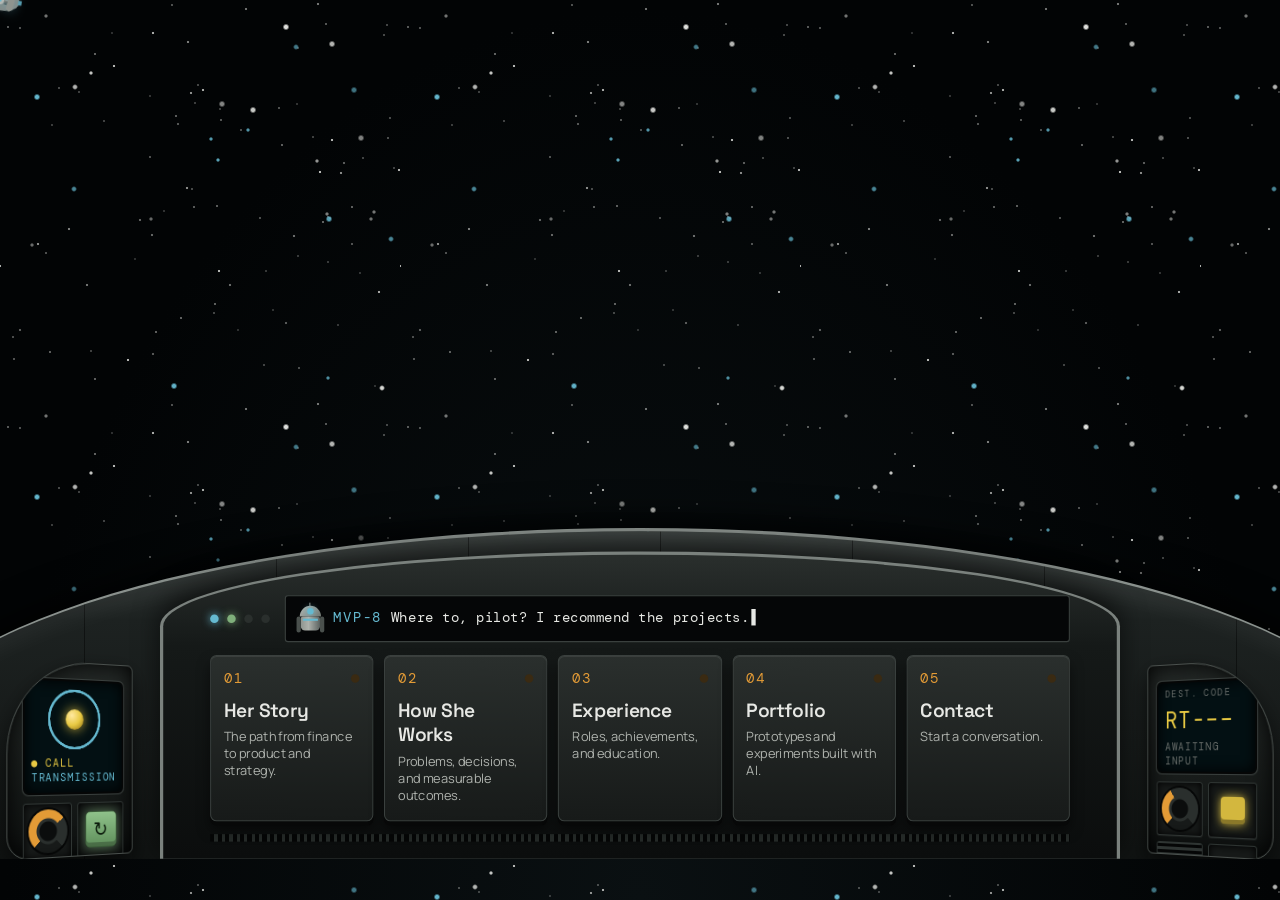
<file: index.html>
<!DOCTYPE html>
<html lang="en">
<head>
<meta charset="utf-8">
<meta name="viewport" content="width=device-width, initial-scale=1">
<title>Andrea Mayo — Product & Strategy</title>
<meta name="description" content="Andrea Mayo: finance background, MBA at Haas, targeting product and strategy roles.">
<meta property="og:title" content="Andrea Mayo — Product & Strategy">
<meta property="og:description" content="From finance to product and strategy. Navigate the deck to see how she works.">
<link rel="preconnect" href="https://fonts.googleapis.com">
<link rel="preconnect" href="https://fonts.gstatic.com" crossorigin>
<link href="https://fonts.googleapis.com/css2?family=DM+Mono:wght@400;500&family=Manrope:wght@400;500;600;700&family=Space+Grotesk:wght@500;600;700&display=swap" rel="stylesheet">
<link rel="icon" href="favicon.svg" type="image/svg+xml">
<link rel="icon" href="favicon-32.png" sizes="32x32" type="image/png">
<link rel="apple-touch-icon" href="apple-touch-icon.png">
<meta name="theme-color" content="#020405">
<link rel="stylesheet" href="styles.css">
</head>
<body>
<a class="skip" href="#main">Skip to main content</a>
<main id="main"></main>
<div id="dockSpacer" style="height:190px" aria-hidden="true" hidden></div>
<div id="dock" class="dock" hidden></div>
<div id="warp" hidden></div>
<script src="main.js"></script>
</body>
</html>
</file>
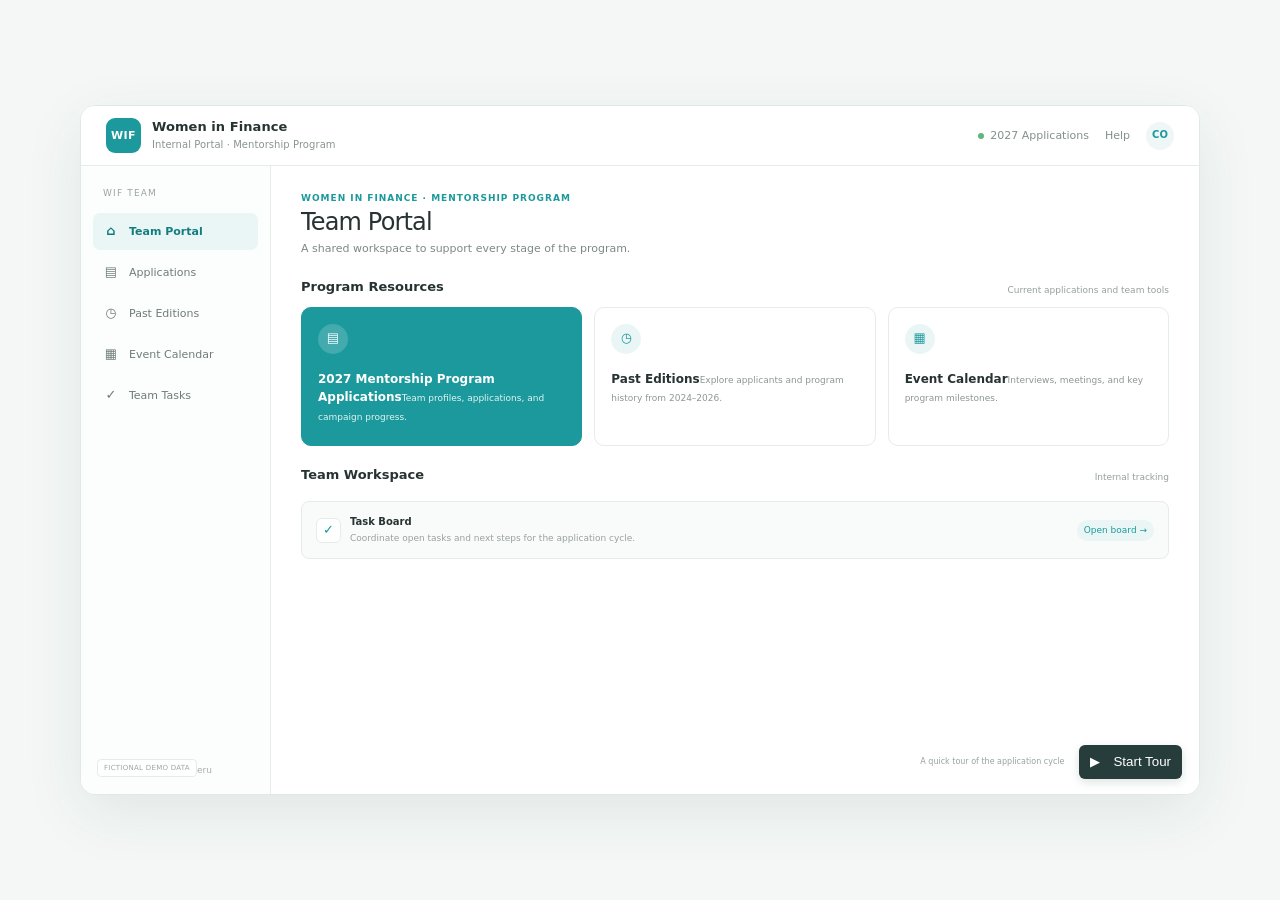
<file: wif-mentorship-crm.html>
<!doctype html>
<html lang="en">
<head>
  <meta charset="utf-8"><meta name="viewport" content="width=device-width, initial-scale=1"><meta name="theme-color" content="#f8fbfa">
  <title>WIF Mentorship — Interactive Preview</title>
  <style>
    :root{--teal:#1c999c;--teal-dark:#137c7f;--teal-soft:#eaf6f5;--teal-pale:#f4faf9;--ink:#273332;--muted:#7d8987;--line:#e6ecea;--white:#fff;--shadow:0 18px 60px #23454116}
    *{box-sizing:border-box}body{margin:0;min-height:100vh;display:grid;place-items:center;padding:22px;background:#f4f7f6;color:var(--ink);font:13px/1.45 "Avenir Next",Avenir,Inter,ui-sans-serif,system-ui,-apple-system,"Segoe UI",sans-serif}
    .stage{width:min(1120px,100%);position:relative}.frame{position:relative;overflow:hidden;width:100%;height:690px;background:var(--white);border:1px solid #e1e9e7;border-radius:15px;box-shadow:var(--shadow)}
    .top{height:60px;display:flex;align-items:center;justify-content:space-between;padding:0 25px;border-bottom:1px solid var(--line);background:#fff}.logo{display:flex;align-items:center;gap:11px;font-weight:650;letter-spacing:.005em}.logo-symbol{width:35px;height:35px;border-radius:9px;background:var(--teal);display:grid;place-items:center;color:white;font-size:11px;font-weight:750;letter-spacing:.04em}.logo small{font-size:10px;color:#899492;font-weight:450;display:block;margin-top:1px}.top-right{display:flex;align-items:center;gap:16px;color:#82908e;font-size:11px}.live{display:flex;align-items:center;gap:6px}.live i{width:6px;height:6px;border-radius:9px;background:#5cb87c}.user{width:28px;height:28px;display:grid;place-items:center;background:#eff7f6;border-radius:50%;color:var(--teal);font-size:10px;font-weight:700}
    .app{height:calc(100% - 60px);display:grid;grid-template-columns:190px 1fr}.rail{position:relative;padding:21px 12px;border-right:1px solid var(--line);background:#fcfdfd}.rail-title{padding:0 10px 13px;font-size:9px;text-transform:uppercase;letter-spacing:.13em;color:#9aa5a3}.nav{display:grid;gap:4px}.nav a{display:flex;align-items:center;gap:10px;height:37px;padding:0 10px;border-radius:7px;color:#6f7c79;text-decoration:none;font-size:11px}.nav a.active{background:var(--teal-soft);color:var(--teal-dark);font-weight:650}.ico{width:16px;text-align:center;font-size:13px}.rail-foot{position:absolute;bottom:17px;left:20px;font-size:9px;color:#a6b0ae}.workspace{position:relative;overflow:hidden;background:#fff}.screen{position:absolute;inset:0;padding:26px 30px 24px;overflow:hidden;background:#fff;opacity:0;transform:translateX(22px);pointer-events:none;transition:opacity .36s,transform .4s}.screen.active{opacity:1;transform:translateX(0);pointer-events:auto;z-index:1}
    .crumb{color:var(--teal);font-size:9px;font-weight:650;letter-spacing:.11em;text-transform:uppercase}.screen h1{margin:3px 0 4px;font-size:24px;line-height:1.2;letter-spacing:-.035em;font-weight:450}.sub{font-size:11px;color:var(--muted)}.heading{display:flex;align-items:flex-start;justify-content:space-between;margin-bottom:21px}.year{padding:6px 10px;border:1px solid var(--line);border-radius:6px;color:#6f7d7a;font-size:10px}
    .section-head{display:flex;align-items:flex-end;justify-content:space-between;margin:20px 0 10px}.section-head h2{font-size:13px;font-weight:550;margin:0}.section-head small{font-size:9px;color:#93a09d}.tiles{display:grid;grid-template-columns:repeat(3,1fr);gap:12px}.tile{min-height:139px;text-decoration:none;color:inherit;padding:16px;border:1px solid var(--line);border-radius:10px;background:white;transition:.2s}.tile.primary{background:var(--teal);border-color:var(--teal);color:#fff}.tile-icon{width:30px;height:30px;border-radius:50%;display:grid;place-items:center;background:var(--teal-soft);color:var(--teal);font-size:13px;margin-bottom:16px}.tile.primary .tile-icon{background:#ffffff2c;color:white}.tile-title{font-size:12px;font-weight:600;line-height:1.45}.tile-desc{margin-top:5px;font-size:9px;color:#8b9794;line-height:1.5}.tile.primary .tile-desc{color:#e1f4f3}.taskbar{display:flex;gap:9px;align-items:center;margin-top:17px;padding:13px 14px;background:#f9fbfa;border:1px solid var(--line);border-radius:8px}.taskbar .task-icon{width:25px;height:25px;background:white;border:1px solid var(--line);border-radius:6px;display:grid;place-items:center;color:var(--teal)}.tasktext{flex:1;font-size:10px}.tasktext b{font-weight:600}.tasktext span{display:block;color:#97a19f;font-size:9px;margin-top:2px}.taskcount{font-size:9px;color:var(--teal);background:var(--teal-soft);padding:4px 7px;border-radius:12px}
    .stats{display:grid;grid-template-columns:repeat(4,1fr);gap:12px;margin:19px 0 17px}.stat{padding:12px 14px;border:1px solid var(--line);border-radius:9px;min-height:76px}.stat-label{font-size:9px;color:#85918e}.stat-value{font-size:24px;font-weight:400;color:var(--teal);line-height:1.2;margin-top:7px}.analytics{display:grid;grid-template-columns:1.15fr .85fr;gap:15px}.chart{border:1px solid var(--line);border-radius:9px;padding:14px 15px;background:#fff}.chart-title{font-size:11px;font-weight:550}.chart-caption{font-size:9px;color:#909b99;margin-top:3px}.chartbars{height:116px;margin-top:14px;display:flex;align-items:flex-end;justify-content:space-around;border-bottom:1px solid var(--line);background:repeating-linear-gradient(to bottom,transparent 0 28px,#eff3f2 29px,#eff3f2 30px)}.bar-group{height:100%;width:15%;display:flex;align-items:flex-end;justify-content:center;gap:3px;position:relative}.bar-group i{width:10px;height:var(--h);background:var(--teal);border-radius:3px 3px 0 0;transform:scaleY(.08);transform-origin:bottom;transition:transform .6s}.bar-group i:nth-child(2){background:#a6d6d3}.bar-label{position:absolute;bottom:-17px;font-size:8px;color:#9ba5a3}.legend{display:flex;gap:13px;margin-top:23px;font-size:8px;color:#86928f}.legend i{display:inline-block;width:7px;height:7px;background:var(--teal);border-radius:2px;margin-right:4px}.donut-row{display:flex;align-items:center;gap:17px;padding:16px 2px 5px}.donut{width:91px;height:91px;border-radius:50%;background:conic-gradient(var(--teal) 0 42%,#7bc1be 42% 68%,#b5dfdc 68% 86%,#e6f2f1 86%);position:relative;transform:scale(.75);transition:transform .7s}.donut:after{content:"";position:absolute;inset:17px;background:white;border-radius:50%}.donut-center{position:absolute;z-index:1;inset:0;display:grid;place-items:center;font-size:9px;color:#657471}.legend-list{display:grid;gap:7px;font-size:9px;color:#76827f}.legend-list i{display:inline-block;width:7px;height:7px;border-radius:50%;margin-right:6px;background:var(--teal)}.legend-list span:nth-child(2) i{background:#7bc1be}.legend-list span:nth-child(3) i{background:#b5dfdc}
    .profile-head{display:flex;align-items:center;gap:12px;margin:14px 0 16px;padding:12px;background:#f8fbfa;border:1px solid var(--line);border-radius:9px}.person{width:39px;height:39px;border-radius:50%;background:#dff1ef;color:var(--teal);display:grid;place-items:center;font-size:12px;font-weight:600}.profile-name{font-size:14px;font-weight:550}.profile-meta{font-size:9px;color:#8d9996;margin-top:3px}.badge{margin-left:auto;border-radius:12px;padding:5px 8px;background:#eaf6f5;color:#16878a;font-size:9px}.split{display:grid;grid-template-columns:1.02fr .98fr;gap:13px;height:429px}.panel{border:1px solid var(--line);border-radius:9px;background:#fff;overflow:hidden}.paneltop{padding:10px 13px;border-bottom:1px solid var(--line);font-size:11px;font-weight:550;display:flex;justify-content:space-between}.panelbody{padding:11px 13px}.mini-label{font-size:8px;letter-spacing:.09em;color:var(--teal);text-transform:uppercase;font-weight:650;margin:7px 0}.fieldgrid{display:grid;grid-template-columns:1fr 1fr;gap:8px;margin-bottom:8px}.field{padding:7px 8px;border-radius:5px;background:#f8faf9}.field label{font-size:8px;color:#899491;display:block}.field b{font-size:9px;font-weight:500;display:block;margin-top:2px}.essay{padding:8px;margin:7px 0;background:#fbfcfc;border:1px solid #f0f3f2;border-radius:5px}.essay label{display:block;font-size:8px;color:#86928f;margin-bottom:3px}.essay p{font-size:9px;margin:0;line-height:1.45}.ai-summary{margin-top:8px;border:1px solid #dbecea;background:#f7fbfa;border-radius:7px;padding:9px}.ai-top{display:flex;align-items:center;gap:6px;color:var(--teal-dark);font-size:9px;font-weight:650}.ai-chip{margin-left:auto;font-size:7px;color:#879592;font-weight:450}.ai-summary p{font-size:8px;line-height:1.5;color:#5f6f6c;margin:7px 0 0}.evaluation{height:100%;display:flex;flex-direction:column}.phase{padding:9px 12px;border-bottom:1px solid var(--line);font-size:9px;font-weight:550;display:flex;justify-content:space-between}.phase em{font-style:normal;color:var(--teal);font-size:8px}.eval-body{padding:10px 12px;overflow:hidden}.inputline{padding:7px 8px;border:1px solid var(--line);border-radius:5px;font-size:8px;color:#687572;margin:6px 0}.inputline strong{color:#87928f;font-weight:450;display:block;font-size:7px;margin-bottom:3px}.toggle-row{display:flex;align-items:center;justify-content:space-between;font-size:8px;padding:4px 1px}.toggle{height:13px;width:24px;border-radius:10px;background:var(--teal);position:relative}.toggle:after{content:"";width:9px;height:9px;position:absolute;right:2px;top:2px;background:#fff;border-radius:50%}.score-title{font-size:8px;color:#71807d;margin:9px 0 3px}.score{display:grid;grid-template-columns:1fr auto;align-items:center;padding:4px 0;border-bottom:1px solid #f0f3f2;font-size:8px;color:#667370}.stars{color:var(--teal);letter-spacing:1px;font-size:9px}.save{margin:auto 11px 11px;border-radius:6px;background:var(--teal);color:white;text-align:center;padding:8px;font-size:9px;font-weight:600}.save span{opacity:.8;font-size:8px;font-weight:400;margin-left:5px}
    .result-head{display:flex;justify-content:space-between;align-items:center;margin:12px 0 14px}.tabs{display:flex;gap:14px;border-bottom:1px solid var(--line);font-size:10px}.tabs span{padding:7px 2px;color:#82908d}.tabs .on{color:var(--teal-dark);border-bottom:2px solid var(--teal);font-weight:600}.table{border:1px solid var(--line);border-radius:8px;overflow:hidden}.tr{display:grid;grid-template-columns:1.05fr .8fr 1.05fr .8fr .8fr;align-items:center;gap:8px;padding:10px 12px;border-bottom:1px solid #edf1f0;font-size:8px;color:#5f6e6b}.tr:last-child{border:0}.tr.header{background:#f8fbfa;color:#889491;font-size:7px;text-transform:uppercase;letter-spacing:.04em}.status{display:inline-block;padding:4px 6px;border-radius:10px;background:#eaf6f5;color:#14898b;white-space:nowrap}.mentor{display:flex;align-items:center;gap:5px}.mentor i{width:16px;height:16px;background:#e5f2f1;border-radius:50%;display:grid;place-items:center;color:var(--teal);font-size:7px;font-style:normal}.done{display:flex;align-items:center;gap:7px;margin-top:12px;padding:11px;background:#f6faf8;border:1px solid #e6f1eb;border-radius:7px;font-size:9px;color:#6c7976}.done b{color:var(--teal-dark);font-weight:600}
    .cursor{position:absolute;z-index:8;left:52%;top:40%;width:19px;height:25px;opacity:0;pointer-events:none;filter:drop-shadow(0 2px 2px #0003);transition:left .7s cubic-bezier(.2,.8,.2,1),top .7s cubic-bezier(.2,.8,.2,1),opacity .2s}.cursor svg{width:100%;height:100%}.ripple{position:absolute;z-index:7;width:29px;height:29px;left:50%;top:40%;border:1px solid var(--teal);border-radius:50%;opacity:0;pointer-events:none;transform:translate(-50%,-50%)}.ripple.pop{animation:ripple .65s ease-out}@keyframes ripple{0%{transform:translate(-50%,-50%) scale(.55);opacity:.75}100%{transform:translate(-50%,-50%) scale(1.65);opacity:0}}
    .callout{position:absolute;z-index:9;bottom:23px;left:50%;transform:translate(-50%,8px);opacity:0;pointer-events:none;background:#263534;color:white;border-radius:6px;padding:8px 12px;max-width:82%;font-size:9px;text-align:center;box-shadow:0 5px 18px #163b3626;transition:opacity .2s,transform .2s}.callout.show{opacity:1;transform:translate(-50%,0)}.controls{position:absolute;z-index:10;right:17px;bottom:15px;display:flex;align-items:center;gap:8px}.hint{color:#97a3a0;background:#ffffffdb;padding:5px 7px;border-radius:5px;font-size:8px}.play{border:0;background:#263d3b;color:white;border-radius:6px;padding:8px 11px;font:600 9px inherit;cursor:pointer;box-shadow:0 3px 10px #173d3725}.play:hover{background:var(--teal-dark)}.demo{position:absolute;left:16px;bottom:17px;z-index:5;background:#fff;border:1px solid var(--line);color:#9aa5a3;border-radius:4px;padding:3px 6px;font-size:7px;letter-spacing:.04em;text-transform:uppercase}
    .spot{position:relative!important;z-index:3!important;box-shadow:0 0 0 3px #1c999c35,0 0 0 6px #1c999c12!important;transition:box-shadow .25s}.tile.spot{transform:translateY(-2px)}
    @media(max-width:780px){body{padding:8px}.frame{height:690px;border-radius:11px}.app{grid-template-columns:51px 1fr}.rail{padding:19px 6px}.rail-title,.nav-label,.rail-foot{display:none}.nav a{justify-content:center;padding:0}.ico{font-size:15px}.top{padding:0 12px}.top-right{gap:8px}.top-right .live{display:none}.screen{padding:20px 13px 52px}.screen h1{font-size:20px}.sub{font-size:9px}.tiles{gap:7px}.tile{padding:10px;min-height:130px}.tile-title{font-size:10px}.tile-desc{font-size:8px}.tile-icon{margin-bottom:11px}.stats{gap:6px}.stat{padding:9px;min-height:68px}.stat-value{font-size:20px}.stat-label{font-size:8px}.analytics{grid-template-columns:1fr;gap:8px}.chart{padding:10px}.chartbars{height:72px;margin-top:8px}.donut-row{padding:9px 0 2px}.donut{width:68px;height:68px}.donut:after{inset:13px}.legend-list{gap:4px;font-size:8px}.split{grid-template-columns:1fr 1fr;gap:6px;height:420px}.paneltop{padding:8px;font-size:9px}.panelbody{padding:7px}.field{padding:5px}.fieldgrid{gap:4px}.field label,.essay label{font-size:7px}.field b,.essay p{font-size:7px}.essay{padding:6px;margin:5px 0}.ai-summary{padding:7px}.ai-summary p{font-size:7px}.eval-body{padding:7px}.phase{padding:7px;font-size:8px}.inputline{font-size:7px;padding:6px}.score{font-size:7px}.stars{font-size:7px}.save{margin: auto 7px 7px;padding:7px 3px;font-size:7px}.tr{padding:8px 5px;gap:3px;font-size:7px}.tr.header{font-size:6px}.status{padding:3px 4px}.hint{display:none}.controls{right:9px;bottom:9px}.callout{bottom:43px}.demo{bottom:12px;left:9px}}
    @media(max-width:430px){.frame{height:700px}.top{height:53px}.app{height:calc(100% - 53px)}.logo{font-size:11px}.logo-symbol{width:29px;height:29px}.tiles{grid-template-columns:1fr}.tile{min-height:auto;display:grid;grid-template-columns:28px 1fr;column-gap:9px;padding:9px}.tile-icon{grid-row:span 2;width:27px;height:27px;margin:0}.tile-title{align-self:end}.tile-desc{margin-top:1px}.taskbar{margin-top:10px}.split{grid-template-columns:1fr;overflow:auto;height:410px}.split>.panel:first-child{display:block}.panel{min-height:395px}.result-head{align-items:flex-start;gap:8px;flex-direction:column}.year{font-size:8px;padding:5px}.chartbars{height:60px}}
  </style>
</head>
<body>
  <div class="stage">
    <div class="frame" id="frame" aria-label="Interactive demo of the Women in Finance mentorship CRM">
      <header class="top"><div class="logo"><span class="logo-symbol">WIF</span><span>Women in Finance <small>Internal Portal · Mentorship Program</small></span></div><div class="top-right"><span class="live"><i></i>2027 Applications</span><span>Help</span><span class="user">CO</span></div></header>
      <div class="app">
        <aside class="rail"><div class="rail-title">WIF Team</div><nav class="nav"><a class="active" href="#portal"><span class="ico">⌂</span><span class="nav-label">Team Portal</span></a><a href="#convocatoria"><span class="ico">▤</span><span class="nav-label">Applications</span></a><a href="#anteriores"><span class="ico">◷</span><span class="nav-label">Past Editions</span></a><a href="#cronograma"><span class="ico">▦</span><span class="nav-label">Event Calendar</span></a><a href="#tareas"><span class="ico">✓</span><span class="nav-label">Team Tasks</span></a></nav><div class="rail-foot">Women in Finance · Peru</div></aside>
        <main class="workspace">
          <section class="screen active" id="s-portal">
            <div class="heading"><div><div class="crumb">Women in Finance · Mentorship Program</div><h1>Team Portal</h1><div class="sub">A shared workspace to support every stage of the program.</div></div></div>
            <div class="section-head"><h2>Program Resources</h2><small>Current applications and team tools</small></div>
            <div class="tiles"><a class="tile primary" id="tile-signup"><span class="tile-icon">▤</span><span class="tile-title">2027 Mentorship Program Applications</span><span class="tile-desc">Team profiles, applications, and campaign progress.</span></a><a class="tile"><span class="tile-icon">◷</span><span class="tile-title">Past Editions</span><span class="tile-desc">Explore applicants and program history from 2024–2026.</span></a><a class="tile"><span class="tile-icon">▦</span><span class="tile-title">Event Calendar</span><span class="tile-desc">Interviews, meetings, and key program milestones.</span></a></div>
            <div class="section-head"><h2>Team Workspace</h2><small>Internal tracking</small></div>
            <div class="taskbar"><span class="task-icon">✓</span><div class="tasktext"><b>Task Board</b><span>Coordinate open tasks and next steps for the application cycle.</span></div><span class="taskcount">Open board →</span></div>
          </section>
          <section class="screen" id="s-dashboard">
            <div class="heading"><div><div class="crumb">Applications · Mentees</div><h1>Applications to Date</h1><div class="sub">Team overview for the 2027 mentorship program.</div></div><div class="year">2027 Program　⌄</div></div>
            <div class="stats"><div class="stat"><div class="stat-label">Applicants</div><div class="stat-value">128</div></div><div class="stat"><div class="stat-label">Preselected</div><div class="stat-value">42</div></div><div class="stat"><div class="stat-label">Selected</div><div class="stat-value">24</div></div><div class="stat"><div class="stat-label">Mentor Matches</div><div class="stat-value">18</div></div></div>
            <div class="analytics"><article class="chart" id="chart-coord"><div class="chart-title">Progress by Coordinator</div><div class="chart-caption">Assigned applicants by current stage</div><div class="chartbars"><div class="bar-group"><i style="--h:85%"></i><i style="--h:48%"></i><span class="bar-label">Ana</span></div><div class="bar-group"><i style="--h:66%"></i><i style="--h:42%"></i><span class="bar-label">Sofia</span></div><div class="bar-group"><i style="--h:57%"></i><i style="--h:34%"></i><span class="bar-label">Maria</span></div><div class="bar-group"><i style="--h:78%"></i><i style="--h:51%"></i><span class="bar-label">Lucia</span></div></div><div class="legend"><span><i></i>Phase 1</span><span><i style="background:#a6d6d3"></i>Phase 2</span></div></article><article class="chart" id="chart-region"><div class="chart-title">Applicants by University Region</div><div class="chart-caption">Distribution by university location</div><div class="donut-row"><div class="donut" id="donut"><div class="donut-center">128<br>applicants</div></div><div class="legend-list"><span><i></i>Lima　54</span><span><i></i>Provinces　39</span><span><i></i>Unspecified　35</span></div></div></article></div>
            <div class="section-head"><h2>Application Follow-Up</h2><small>Status and reviews</small></div>
            <div class="taskbar" id="row-app"><span class="task-icon">◎</span><div class="tasktext"><b>Review Assigned Applicants</b><span>CV screening · Interviews · Director review</span></div><span class="taskcount">Open applicant list →</span></div>
          </section>
          <section class="screen" id="s-profile">
            <div><div class="crumb">Applicants / Profile</div><a class="sub">← Back to dashboard</a></div>
            <div class="profile-head" id="candidate"><div class="person">AD</div><div><div class="profile-name">Demo Applicant 024</div><div class="profile-meta">University of Lima · Finance · 5 years of experience</div></div><span class="badge">Phase 2 · Interview</span></div>
            <div class="split"><article class="panel"><div class="paneltop">Applicant Profile <span style="color:#91a09c;font-size:8px">Sample data</span></div><div class="panelbody"><div class="mini-label">General Information</div><div class="fieldgrid"><div class="field"><label>University</label><b>University of Lima</b></div><div class="field"><label>Degree</label><b>Economics</b></div><div class="field"><label>Finance Sector</label><b>Banking & Finance</b></div><div class="field"><label>Experience</label><b>5 years</b></div></div><div class="mini-label">Profile & Essays</div><div class="essay"><label>Career Goals</label><p>Develop my leadership and move into strategic roles in the financial sector.</p></div><div class="essay"><label>What do you want to work on during the mentorship?</label><p>Career planning, networking, and preparing for new challenges.</p></div><div class="ai-summary" id="ai"><div class="ai-top">✳ AI Executive Profile Summary <span class="ai-chip">CV and application synthesis</span></div><p>Experienced in banking with a clear goal for professional growth. She wants to strengthen her leadership and expand her network. Mentorship could focus on career planning and preparation for her next role.</p></div></div></article>
              <article class="panel evaluation" id="eval"><div class="paneltop">Evaluation <span style="font-size:8px;color:#879592">Coordinator</span></div><div class="eval-body"><div class="phase">Phase 1 Evaluation (CV Screening) <em>⌄</em></div><div class="inputline"><strong>Comments</strong>Experience aligns with the program.</div><div class="toggle-row">Standout candidate? <span class="toggle"></span></div><div class="inputline"><strong>Advance to Phase 2?</strong>Preselected　⌄</div><div class="phase" style="margin-top:7px;border-top:1px solid var(--line)">Phase 2 Evaluation (Interview) <em>⌄</em></div><div class="score-title">Interview Scorecard · 7 Criteria</div><div class="score"><span>Genuine motivation</span><span class="stars">★★★★★</span></div><div class="score"><span>Availability and commitment</span><span class="stars">★★★★☆</span></div><div class="score"><span>Need for mentorship</span><span class="stars">★★★★★</span></div><div class="score"><span>Professional maturity</span><span class="stars">★★★★☆</span></div><div class="score"><span>Openness to feedback</span><span class="stars">★★★★★</span></div><div class="score"><span>Overall consistency</span><span class="stars">★★★★☆</span></div><div class="score"><span>Fit with the WIF community</span><span class="stars">★★★★★</span></div><div class="inputline"><strong>Total Scorecard</strong>32 / 35</div></div><div class="save" id="save">✓　Save and Update <span>Changes linked to national ID</span></div></article></div>
          </section>
          <section class="screen" id="s-directora">
            <div class="heading"><div><div class="crumb">Women in Finance · Director View</div><h1>Welcome, Director</h1><div class="sub">Organization-wide view of applicants and program outcomes.</div></div><div class="year">Executive View</div></div>
            <div class="tabs"><span class="on" id="tab-control">Dashboard</span><span id="tab-results">Results</span></div>
            <div class="result-head"><div><div class="section-head" style="margin:0"><h2>Results & Final Matching</h2></div><small class="sub">Review applicants, assign coordinators, and match mentors.</small></div><span class="taskcount">24 selected</span></div>
            <div class="table" id="results-table"><div class="tr header"><span>Mentee</span><span>Coordinator</span><span>University</span><span>Phase 1 Result</span><span>Assigned Mentor</span></div><div class="tr"><span>Demo Applicant 024</span><span>Lucia</span><span>University of Lima</span><span><b class="status">Selected</b></span><span class="mentor"><i>MR</i> Demo Mentor</span></div><div class="tr"><span>Demo Applicant 031</span><span>Ana</span><span>PUCP</span><span><b class="status">Selected</b></span><span class="mentor"><i>CV</i> Demo Mentor</span></div><div class="tr"><span>Demo Applicant 038</span><span>Sofia</span><span>University of the Pacific</span><span><b class="status">Selected</b></span><span class="mentor"><i>AG</i> Demo Mentor</span></div><div class="tr"><span>Demo Applicant 042</span><span>Maria</span><span>UNMSM</span><span><b class="status">In Review</b></span><span style="color:#98a3a0">Pending</span></div></div>
            <div class="done" id="matching"><span style="color:var(--teal);font-size:15px">✳</span><span><b>From application to mentorship:</b> coordinated reviews, selection decisions, and mentor assignments in one portal.</span></div>
          </section>
        </main>
      </div>
      <div class="demo">Fictional demo data</div>
      <div class="cursor" id="cursor" aria-hidden="true"><svg viewBox="0 0 20 25" fill="none"><path d="M2 1.5v17l4.6-4.3 3.2 7.1 3-1.4-3.4-7 6.3-.5L2 1.5Z" fill="#263534" stroke="white" stroke-width="1.5" stroke-linejoin="round"/></svg></div><div class="ripple" id="ripple"></div><div class="callout" id="callout" role="status" aria-live="polite"></div>
      <div class="controls"><span class="hint">A quick tour of the application cycle</span><button class="play" id="play">▶　Start Tour</button></div>
    </div>
  </div>
  <script>
    (()=>{
      const frame=document.getElementById('frame'),cursor=document.getElementById('cursor'),ripple=document.getElementById('ripple'),callout=document.getElementById('callout'),button=document.getElementById('play');
      const screens=['s-portal','s-dashboard','s-profile','s-directora'];let running=false,timer;
      const pause=ms=>new Promise(resolve=>timer=setTimeout(resolve,ms));
      function show(n){document.querySelectorAll('.screen').forEach(s=>s.classList.remove('active'));document.getElementById(screens[n]).classList.add('active');document.querySelectorAll('.nav a').forEach((a,i)=>a.classList.toggle('active',i===Math.min(n,1)));}
      function moveTo(el){const a=el.getBoundingClientRect(),b=frame.getBoundingClientRect(),x=a.left-b.left+a.width*.5,y=a.top-b.top+a.height*.48;cursor.style.left=x+'px';cursor.style.top=y+'px';ripple.style.left=x+'px';ripple.style.top=y+'px';ripple.classList.remove('pop');void ripple.offsetWidth;ripple.classList.add('pop')}
      async function step({screen,target,text,delay=2500}){if(!running)return;show(screen);await pause(500);if(!running)return;const el=document.querySelector(target);if(el){el.classList.add('spot');moveTo(el)}callout.textContent=text;callout.classList.add('show');if(screen===1){document.querySelectorAll('.bar-group i').forEach((e,i)=>setTimeout(()=>e.style.transform='scaleY(1)',i*80));document.getElementById('donut').style.transform='scale(1)'}await pause(delay);if(el)el.classList.remove('spot');callout.classList.remove('show')}
      async function tour(){if(running)return;running=true;button.textContent='■　Stop Tour';cursor.style.opacity=1;
        await step({screen:0,target:'#tile-signup',text:'The portal brings together the current application cycle, past editions, the event calendar, and team tasks.'});
        await step({screen:1,target:'#chart-coord',text:'The dashboard summarizes applicants, preselection, final selection, and mentor matches, with progress by coordinator and university region.'});
        await step({screen:2,target:'#ai',text:'Open an applicant profile to review her background, read an AI-generated executive summary, and see the evaluation workspace.'});
        await step({screen:2,target:'#eval',text:'The evaluation combines CV screening, an interview, and a seven-criteria scorecard, with updates tied to the applicant’s national ID.'});
        await step({screen:3,target:'#results-table',text:'The director reviews outcomes, assigns coordinators, and completes the process by matching mentees with mentors.'});
        if(running){callout.textContent='One portal supports the full mentorship program cycle.';callout.classList.add('show');await pause(1900)}finish();
      }
      function finish(){running=false;clearTimeout(timer);cursor.style.opacity=0;callout.classList.remove('show');document.querySelectorAll('.spot').forEach(e=>e.classList.remove('spot'));button.textContent='↻　Replay Tour'}
      button.addEventListener('click',()=>{if(running){running=false;finish()}else{document.querySelectorAll('.bar-group i').forEach(e=>e.style.transform='scaleY(.08)');document.getElementById('donut').style.transform='scale(.75)';tour()}});
      frame.addEventListener('pointermove',e=>{if(running)return;const r=frame.getBoundingClientRect();cursor.style.left=(e.clientX-r.left)+'px';cursor.style.top=(e.clientY-r.top)+'px';cursor.style.opacity=.75});frame.addEventListener('pointerleave',()=>{if(!running)cursor.style.opacity=0});
    })();
  </script>
</body>
</html>
</file>
<file: styles.css>
html{scroll-behavior:smooth}
body{margin:0;background:#020405;color:#E7E8E4;font-family:Manrope,sans-serif;overflow-x:hidden}
*{box-sizing:border-box}
a{color:#E8C943}a:hover{color:#E39B36}
button{font:inherit}
@keyframes drift{from{transform:translate3d(0,0,0)}to{transform:translate3d(-400px,-400px,0)}}
@keyframes crawl{0%{transform:rotateX(58deg) translateY(0);opacity:0}4%{opacity:1}98%{opacity:1}100%{transform:rotateX(58deg) translateY(var(--crawl-end,-130%));opacity:0}}
@keyframes ghostIn{from{opacity:0}to{opacity:.34}}
@keyframes cueIn{from{opacity:0;transform:translateY(8px)}to{opacity:1;transform:none}}
@keyframes lineDown{0%{transform:scaleY(0);transform-origin:top}50%{transform:scaleY(1);transform-origin:top}51%{transform:scaleY(1);transform-origin:bottom}100%{transform:scaleY(0);transform-origin:bottom}}
@keyframes spin{to{transform:rotate(360deg)}}
@keyframes fill{from{width:0}to{width:100%}}
@keyframes blink{0%,100%{opacity:1}50%{opacity:.3}}
@keyframes ship{from{transform:translate3d(-12vw,0,0)}to{transform:translate3d(112vw,-40px,0)}}
@keyframes heroIn{from{opacity:0;transform:translateY(14px)}to{opacity:1;transform:none}}
@keyframes holoIn{0%{opacity:0;transform:scaleY(.02) scaleX(.6);filter:brightness(4)}18%{opacity:1;transform:scaleY(1.03) scaleX(1);filter:brightness(2)}26%{opacity:.4}32%{opacity:1}40%{opacity:.7}46%,100%{opacity:1;transform:none;filter:none}}
@keyframes beamOn{0%{opacity:0}20%{opacity:1}30%{opacity:.3}40%,100%{opacity:1}}
@keyframes glitch{0%{opacity:0}6%{opacity:1;transform:translate(-4px,1px);text-shadow:3px 0 #65B9D0,-3px 0 #C7594F;clip-path:inset(10% 0 55% 0)}10%{transform:translate(4px,-1px);clip-path:inset(58% 0 8% 0)}14%{transform:none;text-shadow:none;clip-path:none}30%{transform:translate(2px,0);text-shadow:-2px 0 #65B9D0,2px 0 #C7594F;clip-path:inset(30% 0 40% 0)}34%{transform:none;text-shadow:none;clip-path:none}52%{opacity:.5;transform:translate(-3px,0);text-shadow:2px 0 #65B9D0;clip-path:inset(0 0 70% 0)}56%{opacity:1;transform:none;text-shadow:none;clip-path:none}74%{transform:translate(3px,1px);text-shadow:-2px 0 #C7594F;clip-path:inset(65% 0 5% 0)}78%,100%{opacity:1;transform:none;text-shadow:none;clip-path:none}}
@keyframes ping{0%{transform:scale(.3);opacity:.9}100%{transform:scale(1);opacity:0}}
@keyframes rise{from{opacity:0;transform:translateY(28px)}to{opacity:1;transform:none}}
@keyframes bob{0%,100%{transform:translateY(0)}50%{transform:translateY(-3px)}}
@media (prefers-reduced-motion:reduce){
*{animation:none!important;transition:none!important;scroll-behavior:auto!important}
[data-crawlwrap],[data-ships]{display:none!important}
}

/* ---- interactive states (were style-hover / style-focus in the prototype) ---- */
:focus-visible{outline:2px solid #E8C943;outline-offset:3px}
[hidden]{display:none!important}
.skip{position:absolute;left:12px;top:-60px;z-index:300;background:#E8C943;color:#020405;padding:10px 14px;font-family:'DM Mono',monospace;font-size:13px;text-decoration:none}
.skip:focus{top:12px}
.hbtn{display:inline-flex;align-items:center;gap:8px;min-height:38px;padding:0 14px;border:1px solid #E8C943;color:#E8C943;font-family:'DM Mono',monospace;font-size:12px;letter-spacing:.12em;text-transform:uppercase;text-decoration:none}
.hbtn:hover{background:#E8C943;color:#020405}
.ph{width:100%;height:100%;display:grid;place-items:center;text-align:center;padding:8px;border:1px dashed rgba(101,185,208,.5);color:#65B9D0;font-family:'DM Mono',monospace;font-size:11px;letter-spacing:.08em}
.photo{width:100%;height:100%;object-fit:cover;display:block}
.replay{width:36px;height:36px;border-radius:5px;border:1px solid #3a5a38;background:linear-gradient(#8fc28a,#5f8f5b);color:#0b1a0b;font-size:20px;line-height:1;cursor:pointer;box-shadow:0 0 12px rgba(127,175,123,.6),inset 0 -4px 0 rgba(0,0,0,.25)}
.replay:hover{filter:brightness(1.2)}
.key{position:relative;display:flex;flex-direction:column;align-items:stretch;text-align:left;cursor:pointer;padding:12px 12px 14px;border-radius:6px;min-height:128px;border:1px solid #3a403e;background:linear-gradient(#2a2f2d,#171a19);color:#E7E8E4;font-family:inherit;box-shadow:0 4px 0 #070808,0 8px 12px rgba(0,0,0,.5),inset 0 1px 0 rgba(255,255,255,.08);transition:transform .15s,box-shadow .15s,border-color .15s,background .15s}
.key:hover,.key:focus-visible,.key.is-active{border-color:#E39B36;background:linear-gradient(#34322a,#1d1f1b);transform:translateY(-3px);box-shadow:0 6px 0 #070808,0 12px 18px rgba(0,0,0,.6),0 0 18px rgba(227,155,54,.28),inset 0 1px 0 rgba(255,255,255,.14)}
.key.is-pressed{border-color:#E39B36;background:linear-gradient(#171a19,#242928);transform:translateY(3px);box-shadow:0 1px 0 #070808,inset 0 2px 8px #000,0 0 22px rgba(232,201,67,.4)}
.led{width:8px;height:8px;border-radius:50%;background:#3a2a12;transition:all .15s;display:block}
.key:hover .led,.key:focus-visible .led{background:#E39B36;box-shadow:0 0 10px #E39B36}
.key.is-active .led{background:#E8C943;box-shadow:0 0 10px #E39B36}
.homebtn{flex:0 0 64px;width:64px;height:64px;align-self:center;border-radius:50%;cursor:pointer;display:grid;place-items:center;color:#E7E8E4;font-family:'DM Mono',monospace;font-size:10px;letter-spacing:.12em;border:3px solid #0b0d0d;background:radial-gradient(circle at 35% 28%,#5a615e,#1b1f1e 65%,#0b0d0d);box-shadow:0 0 0 2px #6b726f,0 0 0 4px #0b0d0d,0 5px 0 4px #070808,inset 0 2px 4px rgba(255,255,255,.18);position:relative}
.homebtn:hover{box-shadow:0 0 0 2px #E39B36,0 0 0 4px #0b0d0d,0 5px 0 4px #070808,0 0 16px rgba(227,155,54,.5),inset 0 2px 4px rgba(255,255,255,.18);color:#E8C943}
.dkey{flex:1 1 110px;display:flex;flex-direction:column;gap:6px;text-align:left;cursor:pointer;padding:8px 12px;min-height:52px;border-radius:5px;color:#E7E8E4;font-family:inherit;border:1px solid #3a403e;background:linear-gradient(#2a2f2d,#171a19);box-shadow:0 3px 0 #070808,inset 0 1px 0 rgba(255,255,255,.08);transition:all .15s}
.dkey:hover,.dkey.cur{border-color:#E39B36}
.dkey.cur{background:linear-gradient(#3a3629,#1d1f1b);box-shadow:0 0 14px rgba(227,155,54,.3),inset 0 1px 0 rgba(255,255,255,.12)}
@media (max-width:640px){
.docknav{padding:14px 10px 8px!important;gap:6px!important}
.dockfoot{display:none!important}
.homebtn{flex-basis:44px;width:44px;height:44px}
.dkey{flex:1 1 28%;min-height:38px;padding:6px 8px}
.dkey span span:first-child{font-size:13px!important}
}
.dkey .led{width:7px;height:7px}
.dkey.cur .led{background:#E8C943;box-shadow:0 0 8px #E8C943}
.dock{position:fixed;left:0;right:0;bottom:0;z-index:90}
.casebtn{width:100%;min-height:46px;background:transparent;border:1px solid #E39B36;color:#E8C943;font-family:'DM Mono',monospace;font-size:12px;letter-spacing:.12em;text-transform:uppercase;cursor:pointer;display:flex;justify-content:space-between;align-items:center;padding:0 16px}
.casebtn:hover{background:rgba(227,155,54,.12)}
.node{position:absolute;left:0;top:0;width:40px;height:40px;border-radius:50%;display:grid;place-items:center;background:#F1F0EA;border:1px solid #161918;color:#161918;font-family:'DM Mono',monospace;font-size:12px;font-weight:500}
.node.open{background:#E39B36;border-color:#E39B36}
.clink{display:flex;justify-content:space-between;align-items:center;gap:16px;flex-wrap:wrap;padding:22px 6px;min-height:72px;border-bottom:1px solid rgba(231,232,228,.18);text-decoration:none;color:#E7E8E4}
.clink:hover{background:rgba(232,201,67,.07);color:#E8C943}
.clink:focus-visible{outline-offset:-2px}
.chapter{animation:rise .8s ease both}
@supports (animation-timeline:view()){.chapter{animation-timeline:view();animation-range:entry 0% cover 28%}}

.skbar{width:0}
.pct{opacity:0}
#skills.go .skbar{animation:fill 1s cubic-bezier(.3,.7,.2,1) forwards;animation-delay:calc(var(--i)*.85s)}
#skills.go .pct{animation:cueIn .35s ease forwards;animation-delay:calc(var(--i)*.85s + 1s)}
@media (prefers-reduced-motion:reduce){.skbar{width:100%!important}.pct{opacity:1!important}}

/* ---- visuals ---- */
.ico{flex:0 0 auto;display:block}
.logo{position:relative;display:inline-grid;place-items:center;flex:0 0 auto;overflow:hidden;font-family:'Space Grotesk',sans-serif;line-height:1;letter-spacing:-.02em;box-shadow:inset 0 0 0 1px rgba(255,255,255,.12)}
.logo b{font-weight:700}
.logo img{position:absolute;inset:0;width:100%;height:100%;object-fit:cover;background:inherit}
.node .logo{box-shadow:none}
.node{overflow:hidden}
.thumb{overflow:hidden;background:#0b0e0f}

/* ---- intro controls ---- */
.skipintro{position:absolute;top:14px;right:14px;z-index:6;min-height:36px;padding:0 14px;background:rgba(2,4,5,.55);border:1px solid rgba(231,232,228,.35);color:#E7E8E4;font-family:'DM Mono',monospace;font-size:12px;letter-spacing:.14em;text-transform:uppercase;cursor:pointer;backdrop-filter:blur(4px)}
.skipintro:hover{border-color:#E8C943;color:#E8C943}
#home.fast::after{content:"▶▶ 5×";position:absolute;left:14px;top:20px;font-family:'DM Mono',monospace;font-size:12px;letter-spacing:.14em;color:#65B9D0;z-index:6}

/* ---- home: ships, power-on, terminal caret ---- */
@keyframes fly{0%{transform:translate3d(var(--x0),var(--y0),0) scale(var(--s0))}80%,100%{transform:translate3d(var(--x1),var(--y1),0) scale(var(--s1))}}
@keyframes deckIn{from{opacity:0;transform:translateY(80px)}to{opacity:1;transform:none}}
@keyframes keyOn{0%{opacity:0}18%{opacity:1;filter:brightness(2.4)}30%{opacity:.35;filter:none}46%{opacity:1;filter:brightness(1.8)}62%{opacity:.7;filter:none}100%{opacity:1;filter:none}}
@keyframes caret{0%,49%{opacity:1}50%,100%{opacity:0}}
[data-ships]{opacity:0;transition:opacity 1.8s ease .5s}
[data-ships].on{opacity:1}
.flight{position:absolute;left:0;top:0;animation:fly 40s linear infinite;will-change:transform}
.shipbody{animation:bob 3s ease-in-out infinite}
.shipbody svg{display:block;width:100%;height:auto}
#deck{animation:deckIn 1.3s cubic-bezier(.2,.8,.2,1) .15s both}
.key{animation:keyOn .9s ease backwards;animation-delay:calc(.9s + var(--k,0)*.14s)}
.caret{display:inline-block;margin-left:2px;color:#E7E8E4;animation:caret 1s steps(1) infinite}
.caret.typing{animation:none;opacity:1}
.sr{position:absolute;width:1px;height:1px;margin:-1px;padding:0;overflow:hidden;clip:rect(0 0 0 0);white-space:nowrap;border:0}

/* ---- holographic thumbnails (ship-computer / hologram-call look) ---- */
.thumb{display:flex;position:relative}
.holo{position:relative;flex:1;min-width:0;overflow:hidden;background:radial-gradient(ellipse 85% 75% at 50% 45%,rgba(101,185,208,.22),rgba(3,12,16,.97) 80%),linear-gradient(rgba(101,185,208,.07) 1px,transparent 1px) 0 0/28px 28px,linear-gradient(90deg,rgba(101,185,208,.07) 1px,transparent 1px) 0 0/28px 28px,#030a0e;box-shadow:inset 0 0 40px rgba(101,185,208,.16);animation:holoOn 1s ease both}
.holo svg{position:absolute;inset:0;width:100%;height:100%;display:block;filter:drop-shadow(0 0 4px rgba(101,185,208,.65))}
.holo::after{content:"";position:absolute;inset:0;z-index:2;pointer-events:none;background:repeating-linear-gradient(0deg,rgba(101,185,208,.1) 0 1px,transparent 1px 3px);animation:holoFlick 6s steps(1) infinite}
.holo-sweep{position:absolute;left:0;right:0;top:0;height:30%;z-index:2;pointer-events:none;background:linear-gradient(transparent,rgba(150,215,235,.18),transparent);animation:holoSweep 4.5s linear infinite}
.holo-tag{position:absolute;left:14px;top:10px;z-index:3;display:flex;align-items:center;gap:7px;font-family:'DM Mono',monospace;font-size:10.5px;letter-spacing:.2em;text-transform:uppercase;color:#65B9D0;text-shadow:0 0 8px rgba(101,185,208,.7)}
.holo-tag i{width:6px;height:6px;border-radius:50%;background:#C7594F;box-shadow:0 0 7px #C7594F;animation:blink 1.2s steps(1) infinite}
.hc{position:absolute;z-index:3;width:12px;height:12px;border:0 solid #65B9D0;opacity:.85}
.hc.tl{left:6px;top:6px;border-width:2px 0 0 2px}.hc.tr{right:6px;top:6px;border-width:2px 2px 0 0}
.hc.bl{left:6px;bottom:6px;border-width:0 0 2px 2px}.hc.br{right:6px;bottom:6px;border-width:0 2px 2px 0}
@keyframes holoOn{0%{opacity:0;filter:brightness(3)}20%{opacity:1}30%{opacity:.45}40%,100%{opacity:1;filter:none}}
@keyframes holoFlick{0%,92%,96%,100%{opacity:1}94%{opacity:.55}}
@keyframes holoSweep{from{transform:translateY(-110%)}to{transform:translateY(420%)}}
/* looping "video" motion */
.hd{stroke-dasharray:1;stroke-dashoffset:1;animation:hdraw 5s ease-in-out infinite;animation-delay:var(--d,0s)}
@keyframes hdraw{0%{stroke-dashoffset:1}45%,88%{stroke-dashoffset:0}100%{stroke-dashoffset:-1}}
.hg{transform-box:fill-box;transform-origin:50% 100%;animation:hgrow 4.5s ease-in-out infinite;animation-delay:var(--d,0s)}
@keyframes hgrow{0%{transform:scaleY(.05)}40%,85%{transform:scaleY(1)}100%{transform:scaleY(.05)}}
.hgx{transform-box:fill-box;transform-origin:0 50%;animation:hgrowx 4.5s ease-in-out infinite;animation-delay:var(--d,0s)}
@keyframes hgrowx{0%{transform:scaleX(.08)}40%,85%{transform:scaleX(1)}100%{transform:scaleX(.08)}}
.hf{stroke-dasharray:4 5;animation:hflow 1.2s linear infinite;animation-delay:var(--d,0s)}
@keyframes hflow{to{stroke-dashoffset:-9}}
.hfill{opacity:0;transform-box:fill-box;transform-origin:0 50%;animation:hfillin 5s ease infinite;animation-delay:var(--d,0s)}
@keyframes hfillin{0%,6%{opacity:0;transform:scaleX(0)}22%,80%{opacity:1;transform:scaleX(1)}96%,100%{opacity:0;transform:scaleX(1)}}
.hseq{animation:hseq 4s ease-in-out infinite;animation-delay:var(--d,0s)}
@keyframes hseq{0%,100%{opacity:.3}15%,40%{opacity:1}60%{opacity:.3}}
.hp{transform-box:fill-box;transform-origin:center;animation:hpulse 2s ease-in-out infinite;animation-delay:var(--d,0s)}
@keyframes hpulse{0%,100%{opacity:.55;transform:scale(1)}50%{opacity:1;transform:scale(1.14)}}
.heq{transform-box:fill-box;transform-origin:50% 100%;animation:heq 1s ease-in-out infinite;animation-delay:var(--d,0s)}
@keyframes heq{0%,100%{transform:scaleY(.3)}50%{transform:scaleY(1)}}
.hrow{animation:hrow 4s steps(4) infinite}
@keyframes hrow{from{transform:translateY(0)}to{transform:translateY(80px)}}
.hpop{opacity:0;transform-box:fill-box;transform-origin:center;animation:hpop 5s ease infinite}
@keyframes hpop{0%,55%{opacity:0;transform:scale(.3)}66%,88%{opacity:1;transform:scale(1)}100%{opacity:0}}
@media (prefers-reduced-motion:reduce){.hd{stroke-dashoffset:0}.hfill,.hpop{opacity:1}.holo-sweep{display:none}.hseq,.hp{opacity:1}.hrow{display:none}}

/* ---- Mentee pipeline: ~10s review loop (click -> AI summary -> check/X -> row leaves) ---- */
.xcur{opacity:0;animation:xcur 10s linear infinite}
@keyframes xcur{0%{transform:translate(275px,140px);opacity:0}3%{transform:translate(275px,140px);opacity:1}11%,12%{transform:translate(120px,84px);opacity:1}26%,28%{transform:translate(178px,116px)}36%,40%{transform:translate(196px,138px)}52%,54%{transform:translate(120px,104px)}66%,68%{transform:translate(252px,116px)}78%{transform:translate(275px,140px);opacity:1}82%,100%{transform:translate(275px,140px);opacity:0}}
.xrip{opacity:0;transform-box:fill-box;transform-origin:center;animation:xrip 10s linear infinite}
@keyframes xrip{0%,11%{opacity:0;transform:scale(.3)}11.5%{opacity:.9;transform:scale(.4)}14%{opacity:0;transform:scale(1.5)}14.1%,26.5%{opacity:0;transform:scale(.3)}27%{opacity:.9;transform:scale(.4)}29.5%{opacity:0;transform:scale(1.5)}29.6%,52.5%{opacity:0;transform:scale(.3)}53%{opacity:.9;transform:scale(.4)}55.5%{opacity:0;transform:scale(1.5)}55.6%,66.5%{opacity:0;transform:scale(.3)}67%{opacity:.9;transform:scale(.4)}69.5%{opacity:0;transform:scale(1.5)}69.6%,100%{opacity:0;transform:scale(.3)}}
.xwin{opacity:0;transform-box:fill-box;transform-origin:center;animation:xwin 10s ease infinite}
@keyframes xwin{0%,13%{opacity:0;transform:scale(.92)}15%{opacity:1;transform:scale(1)}30%{opacity:1;transform:scale(1)}31.5%{opacity:0;transform:scale(.96)}55%{opacity:0;transform:scale(.92)}57%{opacity:1;transform:scale(1)}70%{opacity:1;transform:scale(1)}71.5%{opacity:0;transform:scale(.96)}100%{opacity:0}}
.xhl{opacity:0}
.xhlA{animation:xhlA 10s linear infinite}.xhlB{animation:xhlB 10s linear infinite}
@keyframes xhlA{0%,11%{opacity:0}12%,31%{opacity:1}32%,100%{opacity:0}}
@keyframes xhlB{0%,53%{opacity:0}54%,71%{opacity:1}72%,100%{opacity:0}}
.xrA{animation:xrA 10s ease-in infinite}.xrB{animation:xrB 10s ease-in infinite}
@keyframes xrA{0%,31%{transform:translateX(0);opacity:1}42%{transform:translateX(46px);opacity:0}43%,94%{transform:translateX(0);opacity:0}100%{transform:translateX(0);opacity:1}}
@keyframes xrB{0%,71.5%{transform:translateX(0);opacity:1}83%{transform:translateX(46px);opacity:0}84%,94%{transform:translateX(0);opacity:0}100%{transform:translateX(0);opacity:1}}
.xtA,.xtB{opacity:0}
.xtA{animation:xtA 10s linear infinite}.xtB{animation:xtB 10s linear infinite}
@keyframes xtA{0%,30%{opacity:0}31.5%,40%{opacity:.55}42%,100%{opacity:0}}
@keyframes xtB{0%,71%{opacity:0}72.5%,81%{opacity:.55}83%,100%{opacity:0}}
.xbY,.xbN{opacity:0}
.xbY{animation:xbY 10s linear infinite}.xbN{animation:xbN 10s linear infinite}
@keyframes xbY{0%,26%{opacity:0}27%{opacity:.7}30%,100%{opacity:0}}
@keyframes xbN{0%,66%{opacity:0}67%{opacity:.7}70%,100%{opacity:0}}
.xdg,.xdr{opacity:0}
.xdg{animation:xdg 10s linear infinite}.xdr{animation:xdr 10s linear infinite}
@keyframes xdg{0%,31%{opacity:0}32%,94%{opacity:1}96%,100%{opacity:0}}
@keyframes xdr{0%,72%{opacity:0}73%,94%{opacity:1}96%,100%{opacity:0}}
/* ---- Fill the Lyrics: ~6s loop (blanks fill in order, then a star pops) ---- */
.xl0,.xl1,.xl2,.xl3{opacity:0;transform-box:fill-box;transform-origin:0 50%;animation-duration:6s;animation-iteration-count:infinite;animation-timing-function:ease}
.xl0{animation-name:xl0}.xl1{animation-name:xl1}.xl2{animation-name:xl2}.xl3{animation-name:xl3}
@keyframes xl0{0%,8%{opacity:0;transform:scaleX(0)}13%,88%{opacity:1;transform:scaleX(1)}95%,100%{opacity:0;transform:scaleX(1)}}
@keyframes xl1{0%,24%{opacity:0;transform:scaleX(0)}29%,88%{opacity:1;transform:scaleX(1)}95%,100%{opacity:0;transform:scaleX(1)}}
@keyframes xl2{0%,40%{opacity:0;transform:scaleX(0)}45%,88%{opacity:1;transform:scaleX(1)}95%,100%{opacity:0;transform:scaleX(1)}}
@keyframes xl3{0%,56%{opacity:0;transform:scaleX(0)}61%,88%{opacity:1;transform:scaleX(1)}95%,100%{opacity:0;transform:scaleX(1)}}
.xstar{opacity:0;transform-box:fill-box;transform-origin:center;filter:drop-shadow(0 0 5px rgba(232,201,67,.9));animation:xstar 6s ease infinite}
@keyframes xstar{0%,62%{opacity:0;transform:scale(.2) rotate(-40deg)}68%{opacity:1;transform:scale(1.25) rotate(8deg)}73%,88%{opacity:1;transform:scale(1) rotate(0)}95%,100%{opacity:0;transform:scale(1) rotate(0)}}
.xspark{opacity:0;animation:xspark 6s ease infinite}
@keyframes xspark{0%,64%{opacity:0}69%{opacity:1}78%{opacity:.4}84%{opacity:.9}90%,100%{opacity:0}}
/* ---- Buddi: three phone screens light up in turn ---- */
.xph{animation:xph 6s ease-in-out infinite backwards;animation-delay:var(--d,0s)}
@keyframes xph{0%,100%{opacity:.6}10%,34%{opacity:1}48%{opacity:.6}}
@media (prefers-reduced-motion:reduce){.xl0,.xl1,.xl2,.xl3,.xstar,.xspark{opacity:1}}

/* ---- Her Story: horizontal mission route ---- */
.route-bar{--p:0;position:relative;display:flex;justify-content:space-between;align-items:flex-start}
.route-bar::before{content:"";position:absolute;left:17px;right:17px;top:17px;height:1px;background:rgba(22,25,24,.28)}
.route-bar::after{content:"";position:absolute;left:17px;top:16px;height:3px;width:calc((100% - 34px)*var(--p));background:#E39B36;box-shadow:0 0 10px rgba(227,155,54,.6);transition:width .15s linear}
.rnode{position:relative;z-index:1;display:flex;flex-direction:column;align-items:center;gap:8px;background:none;border:0;padding:0;cursor:pointer;color:#161918;font:inherit}
.rnode b{width:34px;height:34px;border-radius:50%;display:grid;place-items:center;background:#F1F0EA;border:1px solid #161918;font:500 12px 'DM Mono',monospace;transition:all .25s}
.rnode span{font:11px 'DM Mono',monospace;letter-spacing:.12em;text-transform:uppercase;color:#666B68;max-width:130px;text-align:center;transition:color .25s}
.rnode:hover b{border-color:#E39B36}
.rnode.done b{background:#161918;color:#E8C943}
.rnode.on b{background:#E39B36;border-color:#E39B36;box-shadow:0 0 0 6px rgba(227,155,54,.22)}
.rnode.on span{color:#161918}
.route-ctl{display:flex;align-items:center;justify-content:flex-end;gap:10px;margin:14px 0 12px;font-family:'DM Mono',monospace;font-size:12px;letter-spacing:.14em;color:#666B68}
.route-count{margin-right:6px}
.rbtn{width:38px;height:38px;border:1px solid #161918;background:transparent;color:#161918;cursor:pointer;font-size:16px;line-height:1}
.rbtn:hover{background:#161918;color:#E8C943}
.route-track{position:relative;display:flex;gap:20px;overflow-x:auto;scroll-snap-type:x mandatory;scrollbar-width:none;padding:10px 4px 26px;margin:0 -4px;overscroll-behavior-x:contain}
.route-track::-webkit-scrollbar{display:none}
.route-track::after{content:"";flex:0 0 calc(100% - min(420px,84vw) - 20px)}
.stop{position:relative;flex:0 0 min(420px,84vw);scroll-snap-align:start;display:flex;flex-direction:column;gap:12px;background:#111516;color:#E7E8E4;border:1px solid #242928;padding:26px 26px 28px;filter:brightness(.6) saturate(.7);transform:scale(.97);transform-origin:left center;transition:filter .45s,transform .45s,border-color .45s,box-shadow .45s}
.stop::after{content:"";position:absolute;inset:0;pointer-events:none;background:repeating-linear-gradient(0deg,rgba(101,185,208,.035) 0 1px,transparent 1px 3px)}
.stop.on{filter:none;transform:none;border-color:#E39B36;box-shadow:0 18px 40px rgba(22,25,24,.22),0 0 0 1px rgba(227,155,54,.25)}
.stop .sc{position:absolute;left:-1px;top:-1px;width:14px;height:14px;border-left:2px solid #E39B36;border-top:2px solid #E39B36}
.stop-top{display:flex;justify-content:space-between;align-items:flex-start}
.stop-no{font-family:'Space Grotesk',sans-serif;font-weight:700;font-size:72px;line-height:.9;letter-spacing:-.04em;color:transparent;-webkit-text-stroke:1.5px #E39B36;transition:color .45s}
.stop.on .stop-no{color:rgba(227,155,54,.14)}
.stop-glyph{flex:0 0 auto;width:64px;height:64px;filter:drop-shadow(0 0 5px rgba(101,185,208,.55))}
.stop-kick{font:11px 'DM Mono',monospace;letter-spacing:.18em;color:#65B9D0;text-transform:uppercase}
.stop h3{margin:0;font-family:'Space Grotesk',sans-serif;font-weight:600;font-size:clamp(24px,3vw,30px);letter-spacing:-.03em;line-height:1.08}
.stop p{margin:0;font-size:16px;line-height:1.65;color:#c4c6c1}
.stop-tag{align-self:flex-start;margin-top:auto;padding:7px 11px;border:1px solid #E39B36;color:#E8C943;font:12px 'DM Mono',monospace;letter-spacing:.06em}
.rorb{transform-origin:32px 32px;animation:rorb 8s linear infinite}
@keyframes rorb{to{transform:rotate(360deg)}}
@media (max-width:640px){.rnode span{display:none}.stop-no{font-size:56px}}
@media (prefers-reduced-motion:reduce){.stop{filter:none;transform:none}}

/* ---- Her Story: compact README panel (option B) ---- */
.rd{position:relative;background:#111516;color:#E7E8E4;border:1px solid #242928;padding:26px 28px 30px;overflow:hidden}
.rd::before{content:"";position:absolute;left:-1px;top:-1px;width:14px;height:14px;border-left:2px solid #E39B36;border-top:2px solid #E39B36}
.rd::after{content:"";position:absolute;inset:0;pointer-events:none;background:repeating-linear-gradient(0deg,rgba(101,185,208,.035) 0 1px,transparent 1px 3px)}
.rd-head{display:flex;justify-content:space-between;gap:12px;margin-bottom:24px;padding-bottom:14px;border-bottom:1px solid #242928;font:11px 'DM Mono',monospace;letter-spacing:.18em;color:#65B9D0}
.rd-live{display:inline-flex;align-items:center;gap:7px;color:#7FAF7B}
.rd-live i{width:6px;height:6px;border-radius:50%;background:#7FAF7B;box-shadow:0 0 7px #7FAF7B;animation:blink 1.4s steps(1) infinite}
.rd-grid{display:grid;grid-template-columns:repeat(auto-fit,minmax(min(100%,250px),1fr));gap:30px 40px}
.rd h3{margin:0 0 14px;font:500 12px 'DM Mono',monospace;letter-spacing:.2em;text-transform:uppercase;color:#E39B36}
.rd ul{list-style:none;margin:0;padding:0;display:flex;flex-direction:column;gap:11px}
.rd li{display:grid;grid-template-columns:16px 1fr;font-size:16.5px;line-height:1.5;color:#d6d8d3}
.rd li i{width:6px;height:6px;background:#E39B36;margin-top:9px}

/* ---- availability badge on the incoming-call card ---- */
.hbadge{display:inline-flex;align-items:center;gap:7px;padding:4px 10px;border:1px solid rgba(127,175,123,.75);background:rgba(127,175,123,.1);color:#a6d6a1;font:500 11px 'DM Mono',monospace;letter-spacing:.14em;text-transform:uppercase;box-shadow:0 0 14px rgba(127,175,123,.25);white-space:nowrap}
.hbadge i{width:6px;height:6px;border-radius:50%;background:#7FAF7B;box-shadow:0 0 8px #7FAF7B;animation:blink 1.4s steps(1) infinite}

/* ---- hyperspace jump ---- */
.wp{position:fixed;inset:0;z-index:500;overflow:hidden;background:#020405;animation:wpIn .14s ease both}
.wp.rev{background:transparent}
.wp-cv{position:absolute;inset:0;width:100%;height:100%;display:block}
.wp-vig{position:absolute;inset:0;pointer-events:none;background:radial-gradient(ellipse at 50% 50%,transparent 35%,rgba(2,4,5,.88) 100%);transition:opacity .45s}
.wp.rev .wp-vig{opacity:0}
.wp-txt{position:absolute;inset:0;display:flex;flex-direction:column;align-items:center;justify-content:center;gap:10px;text-align:center;pointer-events:none;animation:wpTxt 1s cubic-bezier(.5,0,.9,.4) forwards}
.wp-k{font:13px 'DM Mono',monospace;letter-spacing:.3em;color:#E8C943;text-shadow:0 0 14px rgba(232,201,67,.6)}
.wp-t{font-family:'Space Grotesk',sans-serif;font-weight:600;font-size:clamp(34px,7vw,72px);letter-spacing:-.04em;color:#E7E8E4;text-shadow:0 0 30px rgba(101,185,208,.8),0 0 10px #020405;animation:wpShake .09s steps(2) infinite}
.wp-s{font:11px 'DM Mono',monospace;letter-spacing:.34em;color:#65B9D0;animation:blink .35s steps(1) infinite}
@keyframes wpIn{from{opacity:0}to{opacity:1}}
@keyframes wpTxt{0%{opacity:0;transform:scale(.82)}12%{opacity:1;transform:scale(1)}60%{opacity:1;transform:scale(1.08)}100%{opacity:0;transform:scale(1.9)}}
@keyframes wpShake{0%{transform:translate(0,0)}50%{transform:translate(1.5px,-1px)}100%{transform:translate(-1.5px,1px)}}
</file>
